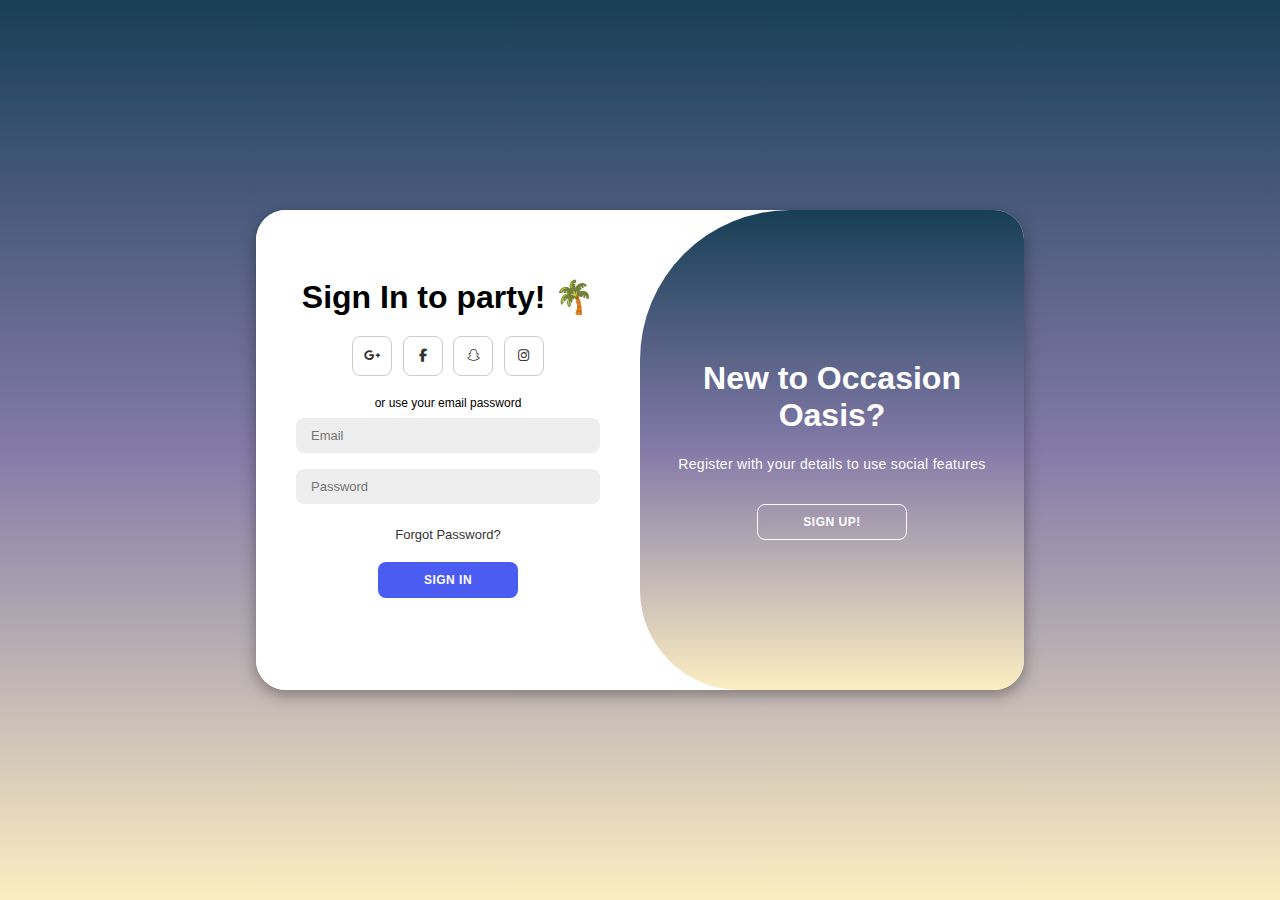
<file: Desert_Design_UI/index.HTML>
<!DOCTYPE html>
<html lang="en">

<head>
    <meta charset="UTF-8">
    <meta name="viewport" content="width=device-width, initial-scale=1.0">
    <link rel="stylesheet" href="https://cdnjs.cloudflare.com/ajax/libs/font-awesome/6.4.2/css/all.min.css">
    <link rel="stylesheet" href="style.css">
    <title>MLogin Page</title>
</head>

<body>

    <div class="container" id="container">
        <div class="form-container sign-up">
            <form>
                <h1>Join the Oasis! &#127796;</h1>
                <div class="social-icons">
                    <a href="#" class="icon"><i class="fa-brands fa-google-plus-g"></i></a>
                    <a href="#" class="icon"><i class="fa-brands fa-facebook-f"></i></a>
                    <a href="#" class="icon"><i class="fa-brands fa-snapchat"></i></a>
                    <a href="#" class="icon"><i class="fa-brands fa-instagram"></i></a>
                </div>
                <span>or use your email for registeration</span>
                <input type="text" placeholder="Name">
                <input type="email" placeholder="Email">
                <input type="password" placeholder="Password">
                <button id="signUpButton">Sign Up</button>
                <a href="desertindex.HTML"></a> 
            </form>
        </div>
        <div class="form-container sign-in">
            <form>
                <h1>Sign In to party! &#127796;</h1>
                <div class="social-icons">
                    <a href="#" class="icon"><i class="fa-brands fa-google-plus-g"></i></a>
                    <a href="#" class="icon"><i class="fa-brands fa-facebook-f"></i></a>
                    <a href="#" class="icon"><i class="fa-brands fa-snapchat"></i></a>
                    <a href="#" class="icon"><i class="fa-brands fa-instagram"></i></a>
                </div>
                <span>or use your email password</span>
                <input type="email" placeholder="Email">
                <input type="password" placeholder="Password">
                <a href="#">Forgot Password?</a>
                <button id="signInButton">Sign In</button>
                <a href="desertindex.HTML"></a> 
            </form>
        </div>
        <div class="toggle-container">
            <div class="toggle">
                <div class="toggle-panel toggle-left">
                    <h1>Already have an account?</h1>
                    <p>Enter your details to use social features!</p>
                    <button class="hidden" id="login">Sign In!</button>
                </div>
                <div class="toggle-panel toggle-right">
                    <h1>New to Occasion Oasis?</h1>
                    <p>Register with your details to use social features</p>
                    <button class="hidden" id="register">Sign Up!</button>
                </div>
            </div>
        </div>
    </div>
<body>
    <div></div>
    <a href="desertindex.HTML"></a> 
</body>

    <script src="script.js"></script>
</body>

</html>
</file>
<file: Desert_Design_UI/style.css>
@import url('https://fonts.googleapis.com/css2?family=Montserrat:wght@300;400;500;600;700&display=swap');

*{
    margin: 0;
    padding: 0;
    box-sizing: border-box;
    font-family: 'Poppins', sans-serif;
}

body{
    background-color: #ada18e;
    background: linear-gradient(#173f56,#2e1d6b96,#FBEEC1);
    display: flex;
    align-items: center;
    justify-content: center;
    flex-direction: column;
    height: 100vh;
}

.container{
    background-color: #fff;
    border-radius: 30px;
    box-shadow: 0 5px 15px rgba(0, 0, 0, 0.35);
    position: relative;
    overflow: hidden;
    width: 768px;
    max-width: 100%;
    min-height: 480px;
    display: flex;
    flex-wrap: wrap;
}

.container p{
    font-size: 14px;
    line-height: 20px;
    letter-spacing: 0.3px;
    margin: 20px 0;
}

.container span{
    font-size: 12px;
}

.container a{
    color: #333;
    font-size: 13px;
    text-decoration: none;
    margin: 15px 0 10px;
}

.container button{
    background-color: #4b5cf2;
    color: #fff;
    font-size: 12px;
    padding: 10px 45px;
    border: 1px solid transparent;
    border-radius: 8px;
    font-weight: 600;
    letter-spacing: 0.5px;
    text-transform: uppercase;
    margin-top: 10px;
    cursor: pointer;
}

.container button.hidden{
    background-color: transparent;
    border-color: #fff;
}

.container form{
    background-color: #fff;
    display: flex;
    align-items: center;
    justify-content: center;
    flex-direction: column;
    padding: 0 40px;
    height: 100%;
}

.container input{
    background-color: #eee;
    border: none;
    margin: 8px 0;
    padding: 10px 15px;
    font-size: 13px;
    border-radius: 8px;
    width: 100%;
    outline: none;
}

.form-container{
    position: absolute;
    top: 0;
    height: 100%;
    transition: all 1.5s ease-in-out;
}

.sign-in{
    left: 0;
    width: 50%;
    z-index: 2;
}

.container.active .sign-in{
    transform: translateX(100%);
}

.sign-up{
    left: 0;
    width: 50%;
    opacity: 0;
    z-index: 1;
}

.container.active .sign-up{
    transform: translateX(100%);
    opacity: 1;
    z-index: 5;
    animation: move 1.5s;
}

@keyframes move{
    0%, 49.99%{
        opacity: 0;
        z-index: 1;
    }
    50%, 100%{
        opacity: 1;
        z-index: 5;
    }
}

.social-icons{
    margin: 20px 0;
}

.social-icons a{
    border: 1px solid #ccc;
    border-radius: 20%;
    display: inline-flex;
    justify-content: center;
    align-items: center;
    font-weight: bold;
    margin: 0 3px;
    width: 40px;
    height: 40px;
}

.toggle-container{
    position: absolute;
    top: 0;
    left: 50%;
    width: 50%;
    height: 100%;
    overflow: hidden;
    transition: all 1.5s ease-in-out;
    border-radius: 150px 0 0 100px;
    z-index: 1000;
}

.container.active .toggle-container{
    transform: translateX(-100%);
    border-radius: 0 150px 100px 0;
}

.toggle{
    background-color: #ada18e;
    background: linear-gradient(#173f56,#2e1d6b96,#FBEEC1);
    color: #fff;
    height: 100%;
    position: relative;
    left: -100%;
    height: 100%;
    width: 200%;
    transform: translateX(0);
    transition: all 1.5s ease-in-out;
}

.container.active .toggle{
    transform: translateX(50%);
}

.toggle-panel{
    position: absolute;
    width: 50%;
    height: 100%;
    display: flex;
    align-items: center;
    justify-content: center;
    flex-direction: column;
    padding: 0 30px;
    text-align: center;
    top: 0;
    transform: translateX(0);
    transition: all 1.5s ease-in-out;
}

.toggle-left{
    transform: translateX(-200%);
}

.container.active .toggle-left{
    transform: translateX(0);
}

.toggle-right{
    right: 0;
    transform: translateX(0);
}

.container.active .toggle-right{
    transform: translateX(200%);
}


.bar
{
    height: 20%;
    width: 100%;
    background-color: #9fcd9a;
    animation-name: tend;
    animation-duration: 0.5s;
    animation-timing-function: ease-in;
    animation-fill-mode: forwards;
    transform: translateX(-100%);
}
</file>
